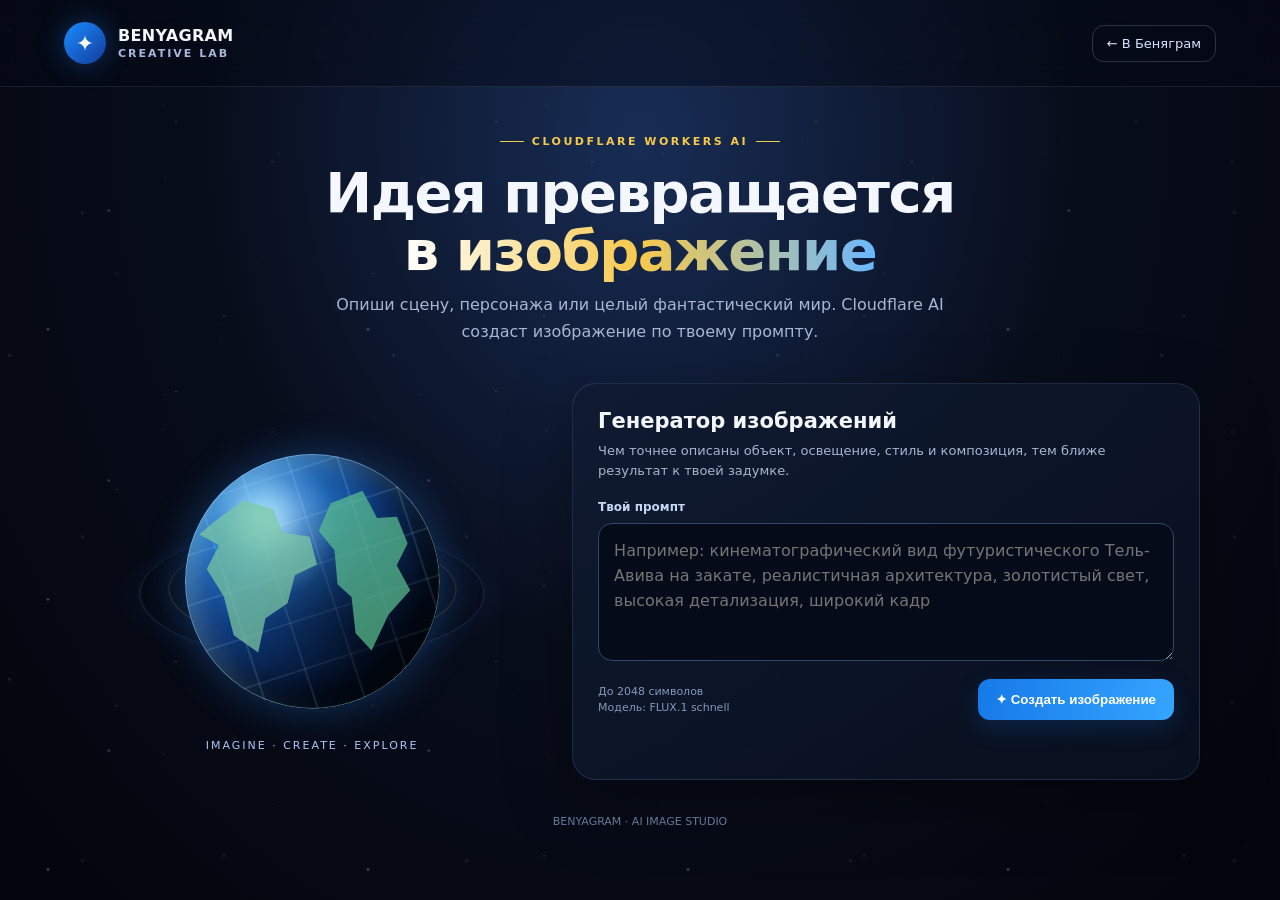
<file: image-generator.html>
<!doctype html>
<html lang="ru">
<head>
<meta charset="utf-8">
<meta name="viewport" content="width=device-width, initial-scale=1">
<title>Benyagram — Image Generator</title>
<style>
:root{color-scheme:dark;--blue:#1b8cff;--gold:#f7c94b;--red:#e23b4e}
*{box-sizing:border-box}body{margin:0;min-height:100vh;background:radial-gradient(ellipse at 50% 15%,#182d55 0,#080d1b 48%,#03050c 100%);color:#f5f7ff;font-family:Inter,system-ui,-apple-system,Segoe UI,sans-serif;overflow-x:hidden}
.stars,.stars:before,.stars:after{position:fixed;inset:0;content:"";pointer-events:none;background-image:radial-gradient(2px 2px at 15% 22%,#fff9,transparent),radial-gradient(1px 1px at 70% 17%,#fff9,transparent),radial-gradient(1px 1px at 85% 60%,#fff8,transparent),radial-gradient(2px 2px at 34% 78%,#fff7,transparent),radial-gradient(1px 1px at 55% 45%,#fff9,transparent);background-size:320px 270px;opacity:.55}
.stars:before{transform:translate(80px,50px) scale(1.2);opacity:.4}.stars:after{transform:translate(-50px,-80px) scale(.8);opacity:.35}
header{position:relative;z-index:1;display:flex;align-items:center;justify-content:space-between;padding:22px clamp(18px,5vw,64px);border-bottom:1px solid #ffffff16;background:#05091677;backdrop-filter:blur(14px)}
.brand{display:flex;gap:12px;align-items:center;font-weight:800;letter-spacing:.3px}.logo{width:42px;height:42px;border-radius:50%;display:grid;place-items:center;background:linear-gradient(135deg,var(--blue),#123c9c);box-shadow:0 0 28px #258bff55;font-size:22px}.brand small{display:block;font-size:11px;letter-spacing:2px;color:#a8b9dc;font-weight:600;margin-top:2px}
header a{color:#d8e5ff;text-decoration:none;border:1px solid #ffffff2b;border-radius:12px;padding:10px 14px;font-size:13px}
main{position:relative;z-index:1;width:min(1120px,92vw);margin:0 auto;padding:40px 0 64px}.intro{text-align:center}.eyebrow{display:inline-flex;align-items:center;gap:8px;color:var(--gold);text-transform:uppercase;font-size:11px;font-weight:800;letter-spacing:2.5px}.eyebrow:before,.eyebrow:after{content:"";width:24px;height:1px;background:var(--gold)}
h1{font-size:clamp(32px,5vw,56px);line-height:1.04;margin:16px 0 12px;letter-spacing:-1.5px}h1 span{background:linear-gradient(90deg,#fff,var(--gold),#6ab8ff);background-clip:text;color:transparent}.sub{color:#a9b6d1;max-width:650px;line-height:1.65;margin:0 auto}
.stage{display:grid;grid-template-columns:minmax(0, .85fr) minmax(0,1.15fr);gap:28px;align-items:center;margin-top:38px}
.globe-wrap{min-height:350px;display:grid;place-items:center;position:relative;perspective:900px}.orbit{position:absolute;width:min(340px,80vw);height:min(340px,80vw);border:1px solid #71b6ff30;border-radius:50%;transform:rotateX(68deg) rotateZ(-18deg);box-shadow:0 0 35px #247bff12}.orbit.two{width:min(285px,68vw);height:min(285px,68vw);transform:rotateX(68deg) rotateZ(52deg);border-color:#f5c84b38}
.globe{width:min(255px,62vw);aspect-ratio:1;border-radius:50%;position:relative;overflow:hidden;background:radial-gradient(circle at 30% 24%,#7ed6ff 0,#2476c9 17%,#103d82 44%,#071b42 72%,#020b20 100%);box-shadow:inset -24px -18px 36px #000b,inset 10px 7px 25px #9fe4ff66,0 0 42px #268cff50;animation:float 6s ease-in-out infinite}
.globe:before{content:"";position:absolute;inset:-10%;border-radius:50%;background:repeating-linear-gradient(90deg,transparent 0 22px,#a2dcff2a 23px 24px,transparent 25px 48px),repeating-linear-gradient(0deg,transparent 0 23px,#a2dcff24 24px 25px,transparent 26px 48px);transform:rotate(-18deg);animation:spin 18s linear infinite}
.globe:after{content:"";position:absolute;inset:0;border-radius:50%;background:radial-gradient(ellipse at 35% 28%,#fff6,transparent 27%),radial-gradient(ellipse at 72% 70%,#0009,transparent 55%);box-shadow:inset 0 0 0 1px #a8e0ff70}
.land{position:absolute;inset:8% 2%;opacity:.72;background:#7cc9a2;filter:drop-shadow(0 0 3px #8cf0b5);clip-path:polygon(10% 22%,22% 12%,34% 16%,38% 27%,49% 29%,52% 42%,43% 47%,40% 60%,31% 67%,28% 83%,18% 75%,14% 57%,7% 44%,12% 33%,4% 28%);z-index:1}
.land.b{left:47%;top:10%;background:#5bbf91;clip-path:polygon(12% 14%,35% 6%,49% 18%,64% 16%,75% 28%,69% 39%,82% 50%,68% 63%,59% 81%,45% 74%,38% 57%,26% 52%,20% 36%,6% 28%);transform:rotate(8deg)}
.globe-label{position:absolute;bottom:5px;color:#a9c8fa;font-size:11px;letter-spacing:2px;text-transform:uppercase}
.panel{background:linear-gradient(145deg,#101b31e8,#09101fea);border:1px solid #8ebcff25;border-radius:24px;padding:25px;box-shadow:0 24px 70px #0005}
.panel h2{margin:0 0 8px;font-size:21px}.panel p{margin:0 0 20px;color:#a9b6d1;font-size:13px;line-height:1.5}
label{display:block;font-size:12px;font-weight:700;color:#c7d6f3;margin:0 0 9px}.prompt{width:100%;min-height:138px;resize:vertical;background:#050b18;border:1px solid #324666;color:#f5f7ff;border-radius:14px;padding:15px;font:inherit;line-height:1.55;outline:none}.prompt:focus{border-color:#4da4ff;box-shadow:0 0 0 3px #288aff1c}
.controls{display:flex;align-items:center;justify-content:space-between;gap:12px;margin-top:14px}.hint{color:#8798b8;font-size:11px;line-height:1.4}.btn{border:0;border-radius:12px;background:linear-gradient(100deg,#1679e8,#35a5ff);color:white;font-weight:800;padding:13px 18px;cursor:pointer;box-shadow:0 8px 24px #1679e833;white-space:nowrap}.btn:disabled{opacity:.5;cursor:wait}.status{min-height:22px;margin-top:12px;font-size:12px;color:#a9c8fa}.result{display:none;margin-top:20px;border:1px solid #ffffff1d;border-radius:16px;padding:12px;background:#040915}.result.show{display:block}.result img{display:block;width:100%;max-height:550px;object-fit:contain;border-radius:10px;background:#03060c}.result-foot{display:flex;justify-content:space-between;gap:10px;align-items:center;margin-top:12px;color:#9aabc8;font-size:11px}.result-foot a{color:#f6d66b;text-decoration:none;font-weight:700}
footer{text-align:center;color:#667999;font-size:11px;margin-top:35px}
@keyframes spin{to{transform:rotate(342deg)}}@keyframes float{0%,100%{transform:translateY(0)}50%{transform:translateY(-8px)}}
@media(max-width:760px){.stage{grid-template-columns:1fr;gap:12px;margin-top:24px}.globe-wrap{min-height:300px}.panel{padding:20px}header{padding:16px}.sub{font-size:14px}.controls{align-items:flex-start;flex-direction:column}.btn{width:100%}}
</style>
</head>
<body>
<div class="stars"></div>
<header><div class="brand"><div class="logo">✦</div><div>BENYAGRAM<small>CREATIVE LAB</small></div></div><a href="/">← В Беняграм</a></header>
<main>
<section class="intro"><div class="eyebrow">Cloudflare Workers AI</div><h1>Идея превращается<br><span>в изображение</span></h1><p class="sub">Опиши сцену, персонажа или целый фантастический мир. Cloudflare AI создаст изображение по твоему промпту.</p></section>
<section class="stage">
<div class="globe-wrap" aria-label="Декоративный вращающийся глобус"><div class="orbit"></div><div class="orbit two"></div><div class="globe"><div class="land"></div><div class="land b"></div></div><div class="globe-label">Imagine · Create · Explore</div></div>
<div class="panel"><h2>Генератор изображений</h2><p>Чем точнее описаны объект, освещение, стиль и композиция, тем ближе результат к твоей задумке.</p>
<form id="form"><label for="prompt">Твой промпт</label><textarea class="prompt" id="prompt" maxlength="2048" required placeholder="Например: кинематографический вид футуристического Тель-Авива на закате, реалистичная архитектура, золотистый свет, высокая детализация, широкий кадр"></textarea><div class="controls"><span class="hint">До 2048 символов<br>Модель: FLUX.1 schnell</span><button class="btn" id="generate" type="submit">✦ Создать изображение</button></div></form>
<div class="status" id="status" role="status"></div>
<div class="result" id="result"><img id="generated" alt="Сгенерированное изображение"><div class="result-foot"><span id="caption">Создано с Cloudflare AI</span><a id="download" download="benyagram-image.jpg">Скачать изображение ↓</a></div></div>
</div>
</section>
<footer>BENYAGRAM · AI IMAGE STUDIO</footer>
</main>
<script>
const form=document.getElementById('form'), promptBox=document.getElementById('prompt'), button=document.getElementById('generate'), statusBox=document.getElementById('status'), result=document.getElementById('result'), image=document.getElementById('generated'), download=document.getElementById('download');
form.addEventListener('submit',async e=>{e.preventDefault();const prompt=promptBox.value.trim();if(!prompt)return;button.disabled=true;button.textContent='Создаём…';statusBox.textContent='Cloudflare генерирует изображение. Это может занять до минуты.';result.classList.remove('show');try{const res=await fetch('/api/image-generator',{method:'POST',headers:{'Content-Type':'application/json'},body:JSON.stringify({prompt})});let data={};try{data=await res.json()}catch{}if(!res.ok)throw new Error(data.detail||`Ошибка сервера (${res.status})`);if(!data.image)throw new Error('Сервер не вернул изображение');image.src=data.image;download.href=data.image;result.classList.add('show');statusBox.textContent='Готово! Изображение создано.';document.getElementById('caption').textContent=data.model||'Cloudflare AI';}catch(err){statusBox.textContent='Не удалось создать изображение: '+err.message;}finally{button.disabled=false;button.textContent='✦ Создать изображение';}});
</script>
</body>
</html>
</file>
